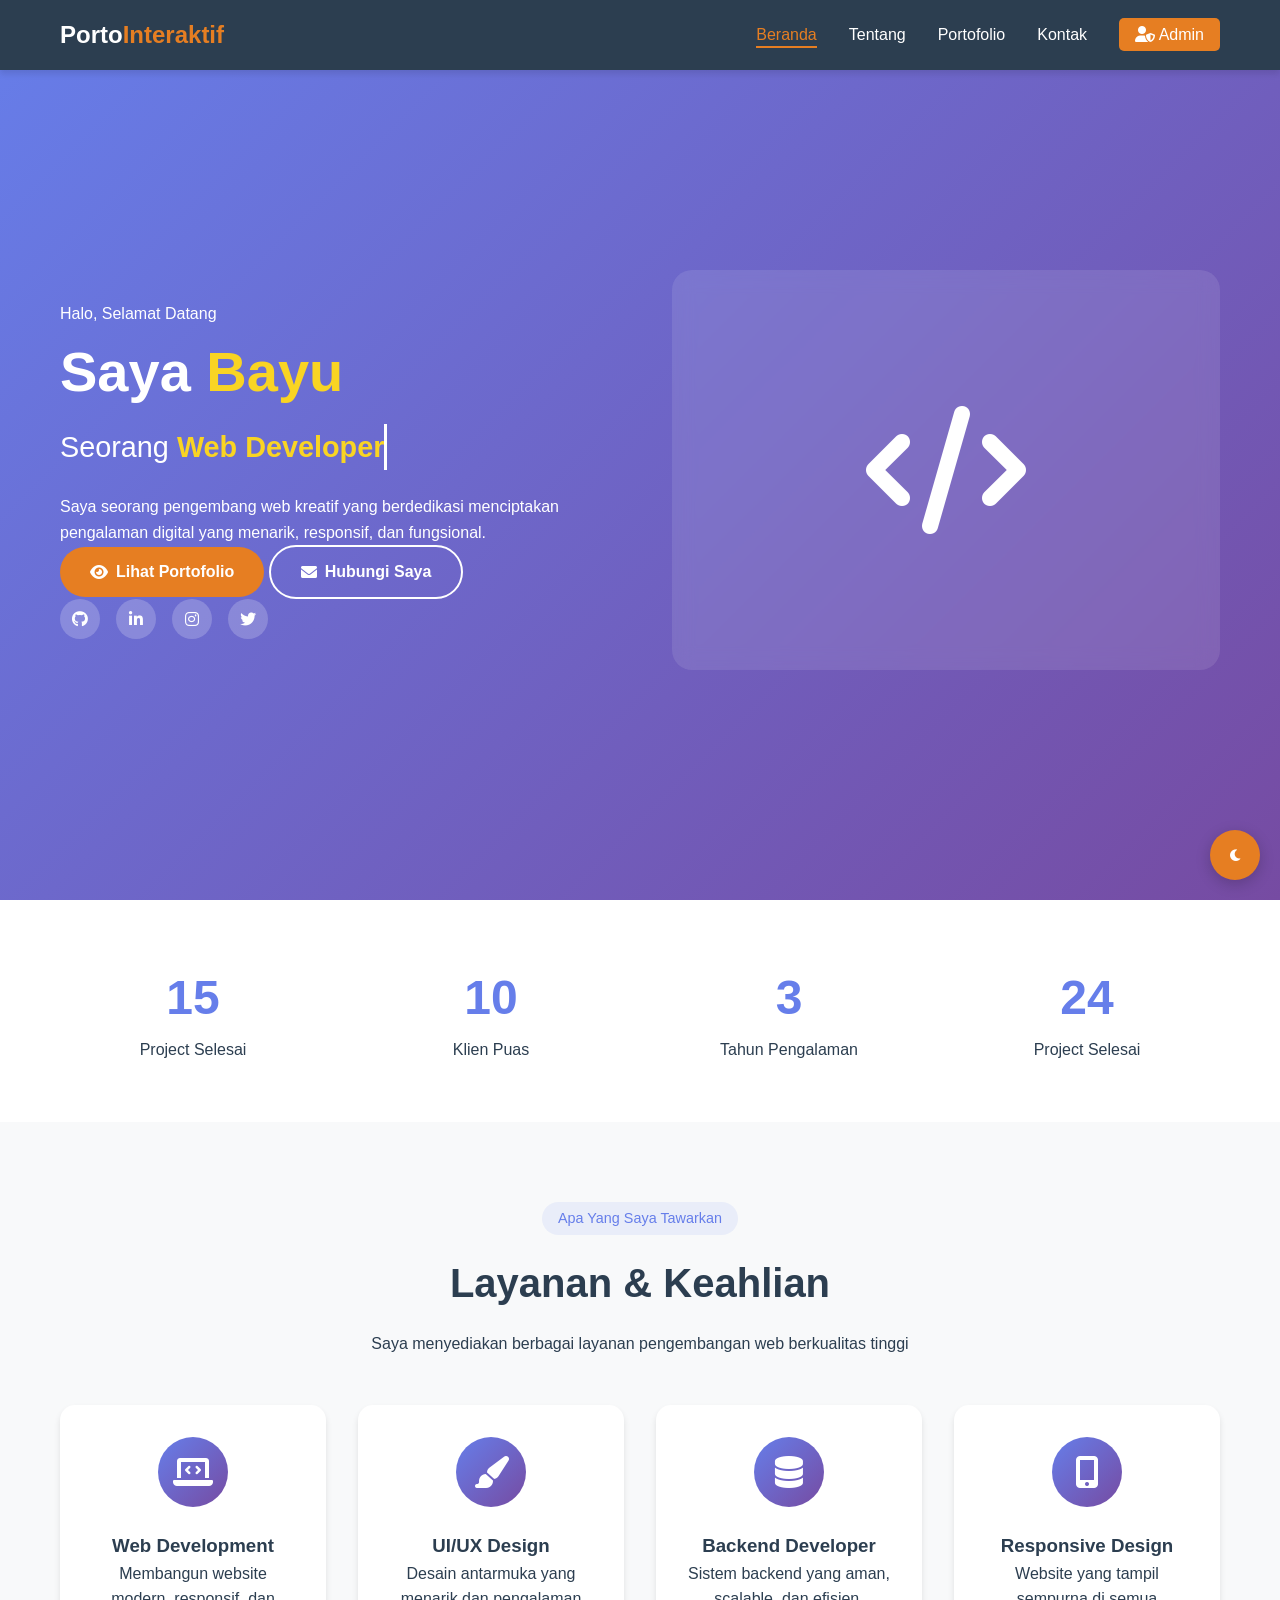
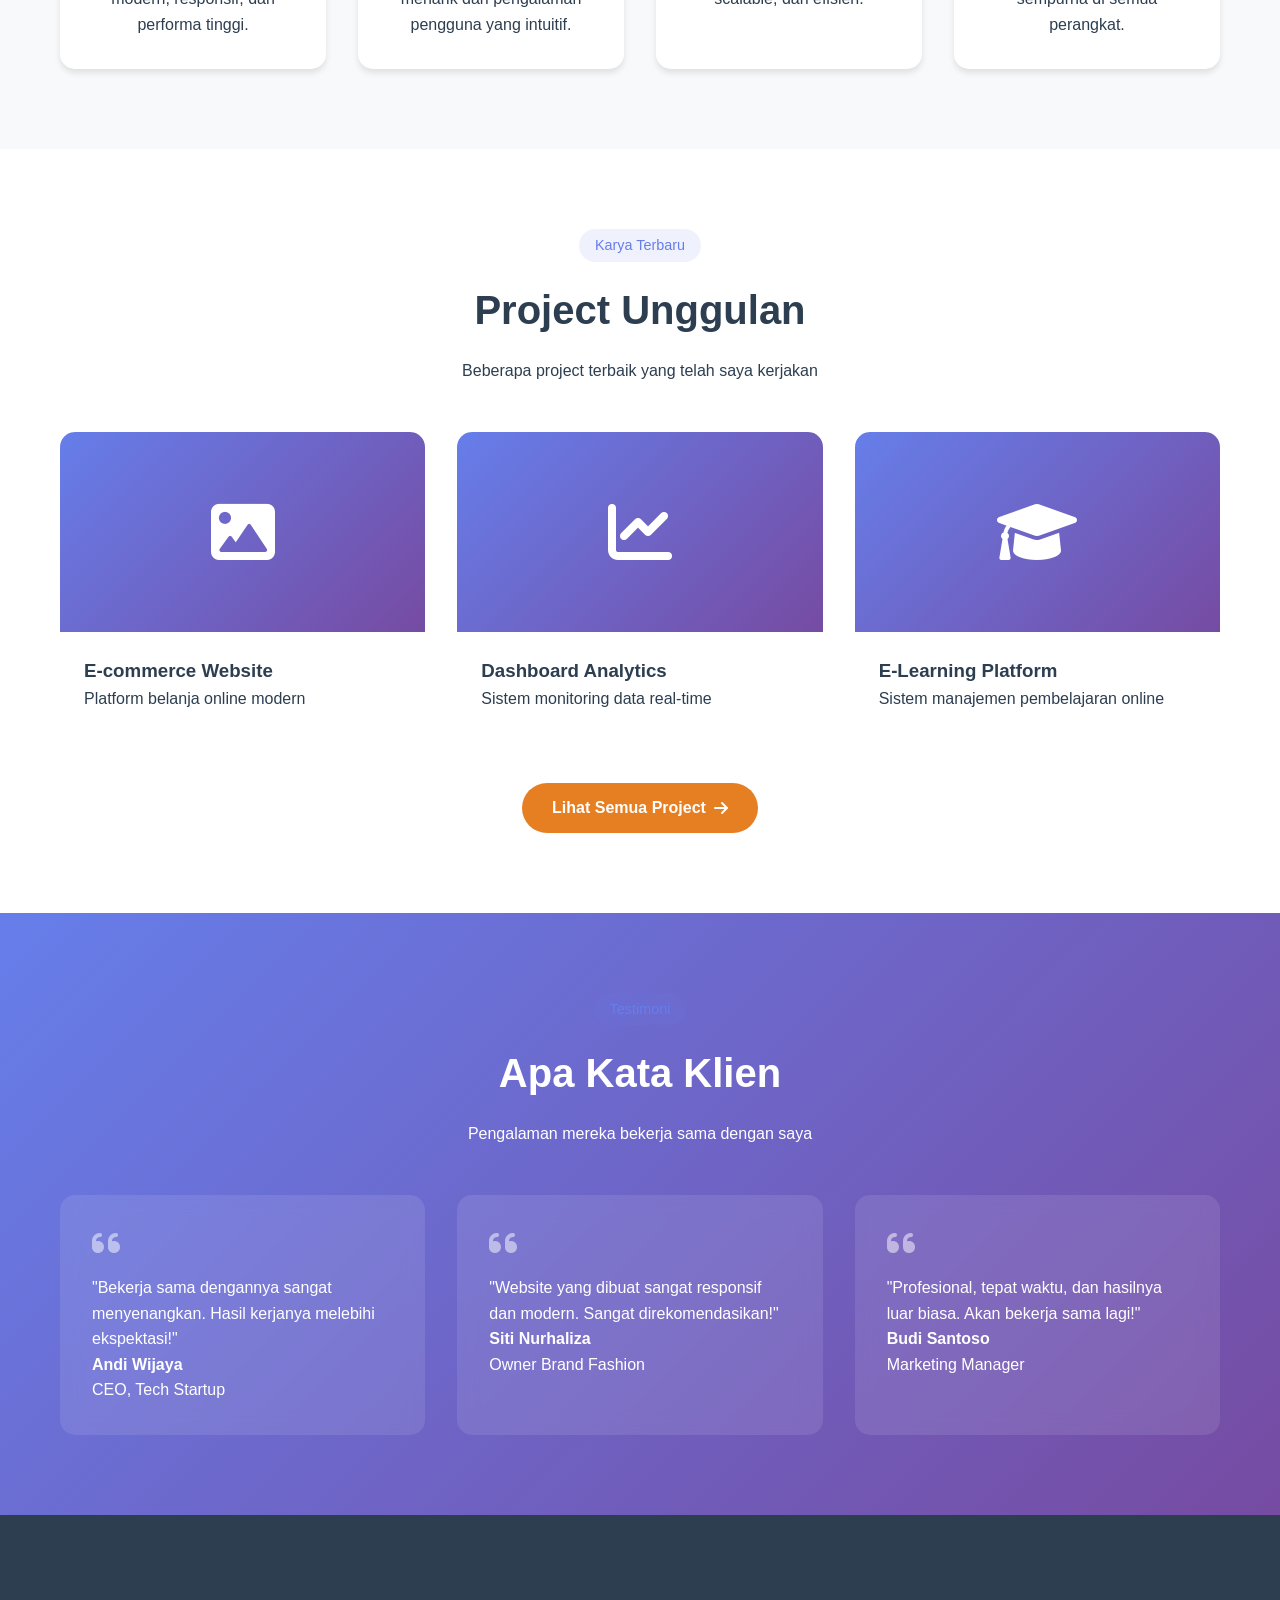
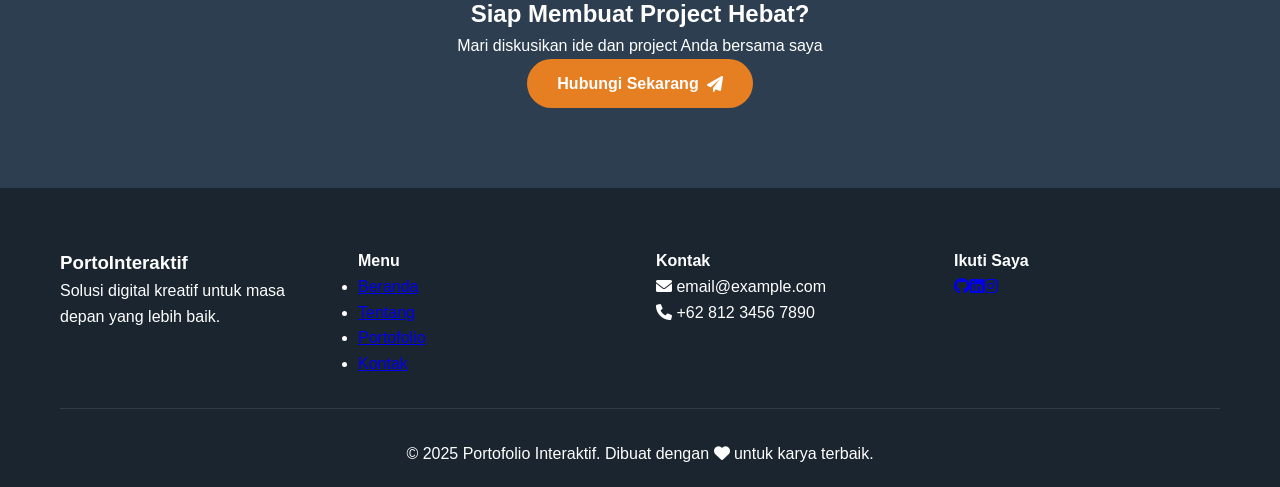
<file: index.html>
<!DOCTYPE html>
<html lang="id">
<head>
    <meta charset="UTF-8">
    <meta name="viewport" content="width=device-width, initial-scale=1.0, user-scalable=yes">
    <meta name="description" content="Portofolio interaktif - Tampilkan karya terbaik saya">
    <title>Portofolio Interaktif | Beranda</title>
    <link rel="stylesheet" href="css/style.css">
    <link rel="stylesheet" href="https://cdnjs.cloudflare.com/ajax/libs/font-awesome/6.0.0-beta3/css/all.min.css">
</head>
<body>
    <nav class="navbar" id="navbar">
        <div class="container nav-container">
            <div class="logo">
                <a href="index.html">Porto<span>Interaktif</span></a>
            </div>
            <ul class="nav-links" id="navLinks">
                <li><a href="index.html" class="active">Beranda</a></li>
                <li><a href="about.html">Tentang</a></li>
                <li><a href="portfolio.html">Portofolio</a></li>
                <li><a href="contact.html">Kontak</a></li>
                <li><a href="admin/login.php" class="admin-link"><i class="fas fa-user-shield"></i> Admin</a></li>
            </ul>
            <div class="menu-toggle" id="menuToggle">
                <i class="fas fa-bars"></i>
            </div>
        </div>
    </nav>

    <header class="hero">
        <div class="container hero-content">
            <div class="hero-text">
                <span class="greeting">Halo, Selamat Datang</span>
                <h1>Saya <span class="highlight glitch-text" data-text="Nama Anda">Bayu</span></h1>
                <div class="typing-container">
                    <span class="static-text">Seorang </span>
                    <span class="typing-text" id="typing">Web Developer</span>
                </div>
                <p>Saya seorang pengembang web kreatif yang berdedikasi menciptakan pengalaman digital yang menarik, responsif, dan fungsional.</p>
                <div class="hero-buttons">
                    <a href="portfolio.html" class="btn btn-primary"><i class="fas fa-eye"></i> Lihat Portofolio</a>
                    <a href="contact.html" class="btn btn-secondary"><i class="fas fa-envelope"></i> Hubungi Saya</a>
                </div>
                <div class="social-icons">
                    <a href="#"><i class="fab fa-github"></i></a>
                    <a href="#"><i class="fab fa-linkedin-in"></i></a>
                    <a href="#"><i class="fab fa-instagram"></i></a>
                    <a href="#"><i class="fab fa-twitter"></i></a>
                </div>
            </div>
            <div class="hero-image">
                <div class="image-placeholder">
                    <i class="fas fa-code"></i>
                </div>
            </div>
        </div>
    </header>

    <section class="stats">
        <div class="container stats-grid">
            <div class="stat-item">
                <div class="stat-number animated-counter" data-target="15">0</div>
                <div class="stat-label">Project Selesai</div>
            </div>
            <div class="stat-item">
                <div class="stat-number animated-counter" data-target="10">0</div>
                <div class="stat-label">Klien Puas</div>
            </div>
            <div class="stat-item">
                <div class="stat-number animated-counter" data-target="3">0</div>
                <div class="stat-label">Tahun Pengalaman</div>
            </div>
            <div class="stat-item">
                <div class="stat-number animated-counter" data-target="24">0</div>
                <div class="stat-label">Project Selesai</div>
            </div>
        </div>
    </section>

    <section class="services">
        <div class="container">
            <div class="section-header">
                <span class="section-tag">Apa Yang Saya Tawarkan</span>
                <h2>Layanan & Keahlian</h2>
                <p>Saya menyediakan berbagai layanan pengembangan web berkualitas tinggi</p>
            </div>
            <div class="services-grid">
                <div class="service-card floating reveal">
                    <div class="service-icon"><i class="fas fa-laptop-code"></i></div>
                    <h3>Web Development</h3>
                    <p>Membangun website modern, responsif, dan performa tinggi.</p>
                </div>
                <div class="service-card floating reveal">
                    <div class="service-icon"><i class="fas fa-paint-brush"></i></div>
                    <h3>UI/UX Design</h3>
                    <p>Desain antarmuka yang menarik dan pengalaman pengguna yang intuitif.</p>
                </div>
                <div class="service-card floating reveal">
                    <div class="service-icon"><i class="fas fa-database"></i></div>
                    <h3>Backend Developer</h3>
                    <p>Sistem backend yang aman, scalable, dan efisien.</p>
                </div>
                <div class="service-card floating reveal">
                    <div class="service-icon"><i class="fas fa-mobile-alt"></i></div>
                    <h3>Responsive Design</h3>
                    <p>Website yang tampil sempurna di semua perangkat.</p>
                </div>
            </div>
        </div>
    </section>

    <section class="portfolio-preview">
        <div class="container">
            <div class="section-header">
                <span class="section-tag">Karya Terbaru</span>
                <h2>Project Unggulan</h2>
                <p>Beberapa project terbaik yang telah saya kerjakan</p>
            </div>
            <div class="preview-grid" id="previewGrid">
                <div class="preview-card gradient-border reveal">
                    <div class="preview-image"><i class="fas fa-image"></i></div>
                    <div class="preview-info"><h3>E-commerce Website</h3><p>Platform belanja online modern</p></div>
                </div>
                <div class="preview-card gradient-border reveal">
                    <div class="preview-image"><i class="fas fa-chart-line"></i></div>
                    <div class="preview-info"><h3>Dashboard Analytics</h3><p>Sistem monitoring data real-time</p></div>
                </div>
                <div class="preview-card gradient-border reveal">
                    <div class="preview-image"><i class="fas fa-graduation-cap"></i></div>
                    <div class="preview-info"><h3>E-Learning Platform</h3><p>Sistem manajemen pembelajaran online</p></div>
                </div>
            </div>
            <div class="text-center">
                <a href="portfolio.html" class="btn btn-primary">Lihat Semua Project <i class="fas fa-arrow-right"></i></a>
            </div>
        </div>
    </section>

    <section class="testimonials">
        <div class="container">
            <div class="section-header">
                <span class="section-tag">Testimoni</span>
                <h2>Apa Kata Klien</h2>
                <p>Pengalaman mereka bekerja sama dengan saya</p>
            </div>
            <div class="testimonial-slider">
                <div class="testimonial-card reveal">
                    <i class="fas fa-quote-left quote-icon"></i>
                    <p>"Bekerja sama dengannya sangat menyenangkan. Hasil kerjanya melebihi ekspektasi!"</p>
                    <div class="client-info"><h4>Andi Wijaya</h4><span>CEO, Tech Startup</span></div>
                </div>
                <div class="testimonial-card reveal">
                    <i class="fas fa-quote-left quote-icon"></i>
                    <p>"Website yang dibuat sangat responsif dan modern. Sangat direkomendasikan!"</p>
                    <div class="client-info"><h4>Siti Nurhaliza</h4><span>Owner Brand Fashion</span></div>
                </div>
                <div class="testimonial-card reveal">
                    <i class="fas fa-quote-left quote-icon"></i>
                    <p>"Profesional, tepat waktu, dan hasilnya luar biasa. Akan bekerja sama lagi!"</p>
                    <div class="client-info"><h4>Budi Santoso</h4><span>Marketing Manager</span></div>
                </div>
            </div>
        </div>
    </section>

    <section class="cta">
        <div class="container">
            <h2>Siap Membuat Project Hebat?</h2>
            <p>Mari diskusikan ide dan project Anda bersama saya</p>
            <a href="contact.html" class="btn btn-primary">Hubungi Sekarang <i class="fas fa-paper-plane"></i></a>
        </div>
    </section>

    <footer class="footer">
        <div class="container">
            <div class="footer-content">
                <div class="footer-section"><h3>Porto<span>Interaktif</span></h3><p>Solusi digital kreatif untuk masa depan yang lebih baik.</p></div>
                <div class="footer-section"><h4>Menu</h4><ul><li><a href="index.html">Beranda</a></li><li><a href="about.html">Tentang</a></li><li><a href="portfolio.html">Portofolio</a></li><li><a href="contact.html">Kontak</a></li></ul></div>
                <div class="footer-section"><h4>Kontak</h4><p><i class="fas fa-envelope"></i> email@example.com</p><p><i class="fas fa-phone"></i> +62 812 3456 7890</p></div>
                <div class="footer-section"><h4>Ikuti Saya</h4><div class="social-links"><a href="#"><i class="fab fa-github"></i></a><a href="#"><i class="fab fa-linkedin"></i></a><a href="#"><i class="fab fa-instagram"></i></a></div></div>
            </div>
            <div class="footer-bottom"><p>&copy; 2025 Portofolio Interaktif. Dibuat dengan <i class="fas fa-heart"></i> untuk karya terbaik.</p></div>
        </div>
    </footer>

    <script src="js/script.js"></script>
    <script src="js/dynamic.js"></script>
</body>
</html>
</file>
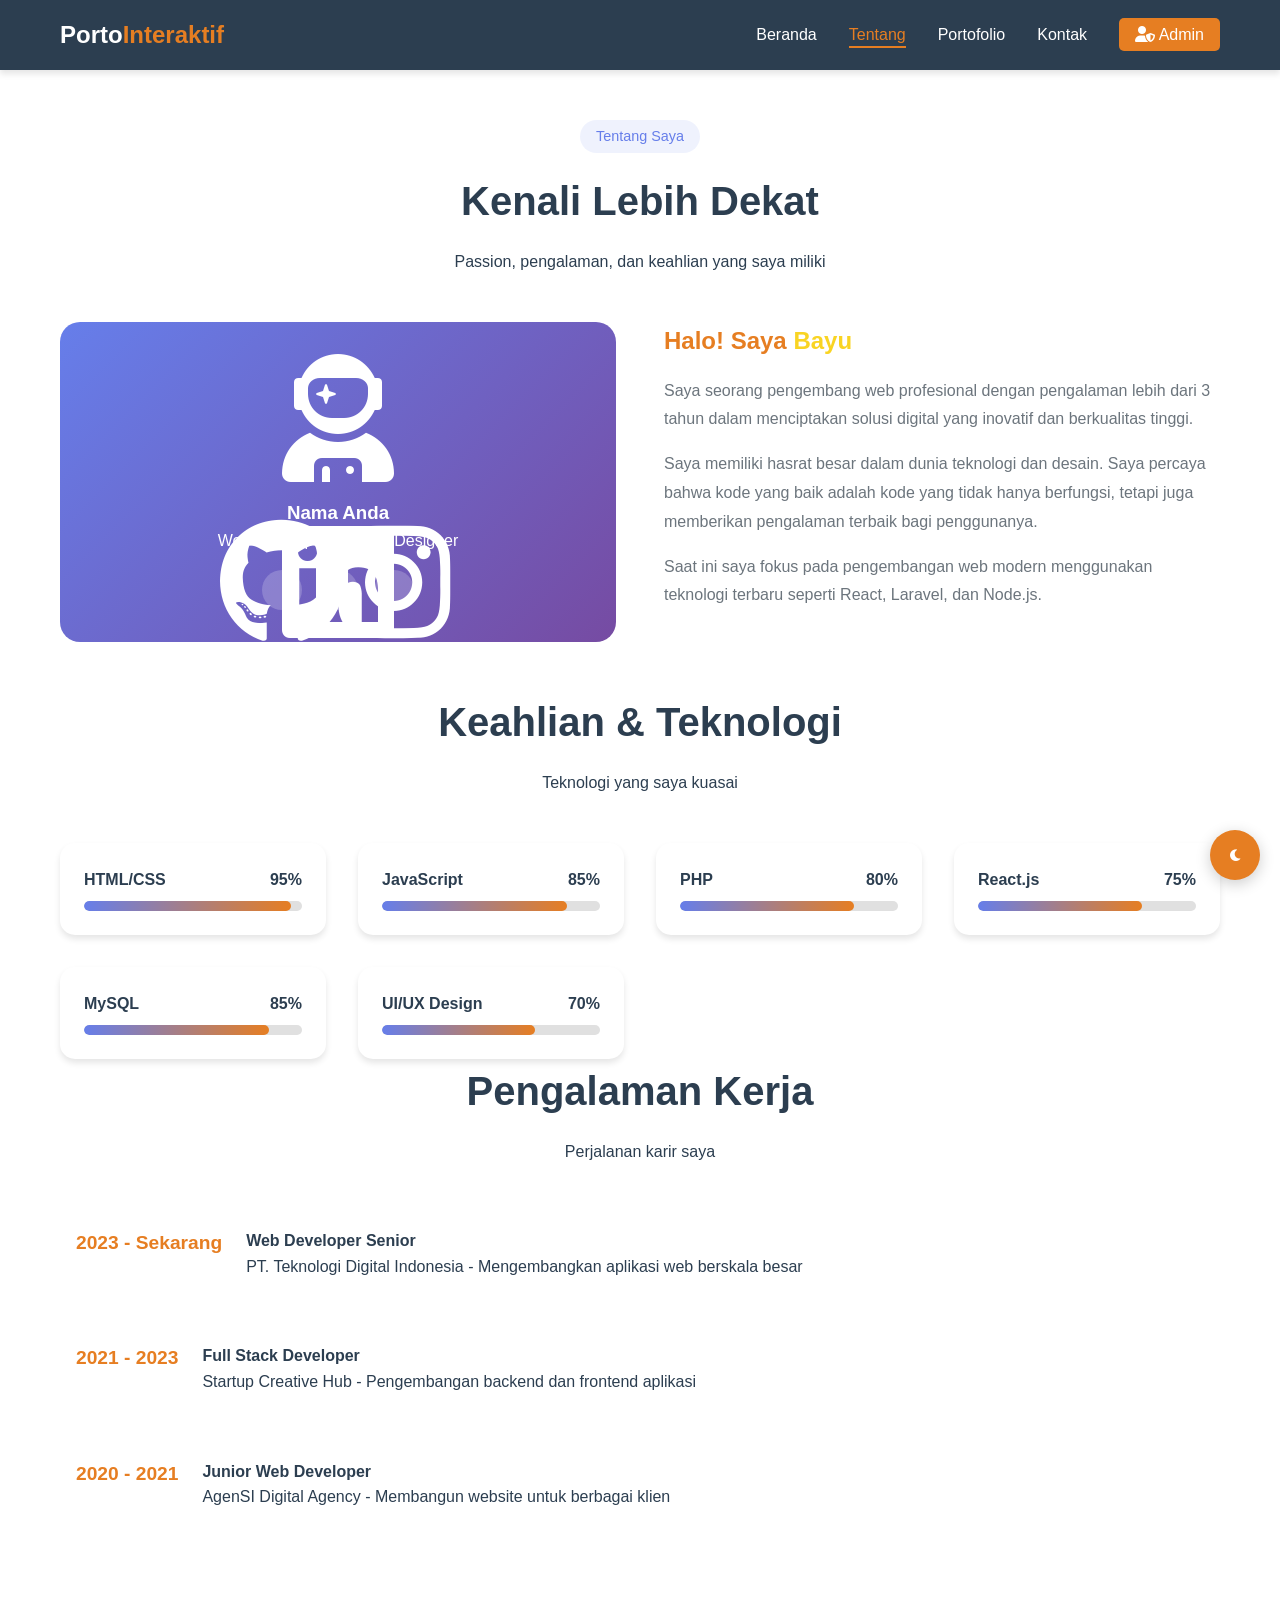
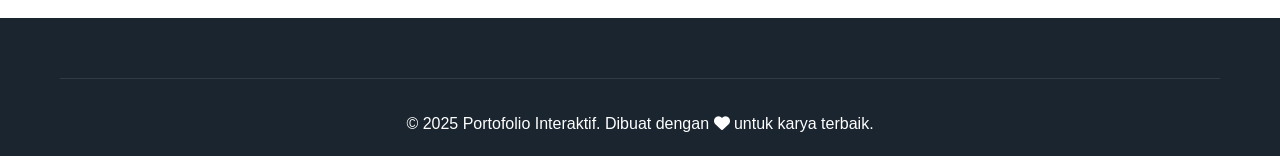
<file: about.html>
<!DOCTYPE html>
<html lang="id">
<head>
    <meta charset="UTF-8">
    <meta name="viewport" content="width=device-width, initial-scale=1.0">
    <title>Tentang Saya - PortoInteraktif</title>
    <link rel="stylesheet" href="css/style.css">
    <link rel="stylesheet" href="https://cdnjs.cloudflare.com/ajax/libs/font-awesome/6.0.0-beta3/css/all.min.css">
    <style>
        .about-page { padding: 120px 0 60px; }
        .about-content { display: grid; grid-template-columns: 1fr 1fr; gap: 3rem; margin-bottom: 3rem; }
        .about-image { background: linear-gradient(135deg, var(--primary), var(--secondary)); border-radius: 20px; padding: 2rem; text-align: center; color: white; }
        .about-image i { font-size: 8rem; margin-bottom: 1rem; }
        .about-text h2 { margin-bottom: 1rem; color: var(--accent); }
        .about-text p { margin-bottom: 1rem; line-height: 1.8; color: var(--text-secondary); }
        .skills-grid { display: grid; grid-template-columns: repeat(auto-fit, minmax(250px, 1fr)); gap: 2rem; margin-top: 2rem; }
        .skill-item { background: var(--card-bg); padding: 1.5rem; border-radius: 15px; box-shadow: var(--shadow); }
        .skill-name { display: flex; justify-content: space-between; margin-bottom: 0.5rem; font-weight: 600; }
        .skill-bar { height: 10px; background: #e0e0e0; border-radius: 5px; overflow: hidden; }
        .skill-progress { height: 100%; background: linear-gradient(90deg, var(--primary), var(--accent)); border-radius: 5px; width: 0; transition: width 1.5s ease; }
        .timeline-item { display: flex; gap: 1.5rem; margin-bottom: 2rem; padding: 1rem; background: var(--card-bg); border-radius: 15px; }
        .timeline-year { min-width: 100px; font-weight: bold; color: var(--accent); font-size: 1.2rem; }
        @media (max-width: 768px) { .about-content { grid-template-columns: 1fr; } .timeline-item { flex-direction: column; gap: 0.5rem; } }
    </style>
</head>
<body>
    <nav class="navbar" id="navbar">
        <div class="container nav-container">
            <div class="logo"><a href="index.html">Porto<span>Interaktif</span></a></div>
            <ul class="nav-links" id="navLinks">
                <li><a href="index.html">Beranda</a></li>
                <li><a href="about.html" class="active">Tentang</a></li>
                <li><a href="portfolio.html">Portofolio</a></li>
                <li><a href="contact.html">Kontak</a></li>
                <li><a href="admin/login.php" class="admin-link"><i class="fas fa-user-shield"></i> Admin</a></li>
            </ul>
            <div class="menu-toggle" id="menuToggle"><i class="fas fa-bars"></i></div>
        </div>
    </nav>

    <section class="about-page">
        <div class="container">
            <div class="section-header">
                <span class="section-tag">Tentang Saya</span>
                <h2>Kenali Lebih Dekat</h2>
                <p>Passion, pengalaman, dan keahlian yang saya miliki</p>
            </div>
            <div class="about-content">
                <div class="about-image reveal">
                    <i class="fas fa-user-astronaut"></i>
                    <h3>Nama Anda</h3>
                    <p>Web Developer & UI/UX Designer</p>
                    <div class="social-icons" style="justify-content:center; margin-top:1rem;"><a href="#"><i class="fab fa-github"></i></a><a href="#"><i class="fab fa-linkedin"></i></a><a href="#"><i class="fab fa-instagram"></i></a></div>
                </div>
                <div class="about-text reveal">
                    <h2>Halo! Saya <span class="highlight">Bayu</span></h2>
                    <p>Saya seorang pengembang web profesional dengan pengalaman lebih dari 3 tahun dalam menciptakan solusi digital yang inovatif dan berkualitas tinggi.</p>
                    <p>Saya memiliki hasrat besar dalam dunia teknologi dan desain. Saya percaya bahwa kode yang baik adalah kode yang tidak hanya berfungsi, tetapi juga memberikan pengalaman terbaik bagi penggunanya.</p>
                    <p>Saat ini saya fokus pada pengembangan web modern menggunakan teknologi terbaru seperti React, Laravel, dan Node.js.</p>
                </div>
            </div>

            <div class="skills-section reveal">
                <div class="section-header"><h2>Keahlian & Teknologi</h2><p>Teknologi yang saya kuasai</p></div>
                <div class="skills-grid">
                    <div class="skill-item"><div class="skill-name"><span>HTML/CSS</span><span>95%</span></div><div class="skill-bar"><div class="skill-progress" data-width="95"></div></div></div>
                    <div class="skill-item"><div class="skill-name"><span>JavaScript</span><span>85%</span></div><div class="skill-bar"><div class="skill-progress" data-width="85"></div></div></div>
                    <div class="skill-item"><div class="skill-name"><span>PHP</span><span>80%</span></div><div class="skill-bar"><div class="skill-progress" data-width="80"></div></div></div>
                    <div class="skill-item"><div class="skill-name"><span>React.js</span><span>75%</span></div><div class="skill-bar"><div class="skill-progress" data-width="75"></div></div></div>
                    <div class="skill-item"><div class="skill-name"><span>MySQL</span><span>85%</span></div><div class="skill-bar"><div class="skill-progress" data-width="85"></div></div></div>
                    <div class="skill-item"><div class="skill-name"><span>UI/UX Design</span><span>70%</span></div><div class="skill-bar"><div class="skill-progress" data-width="70"></div></div></div>
                </div>
            </div>

            <div class="timeline reveal">
                <div class="section-header"><h2>Pengalaman Kerja</h2><p>Perjalanan karir saya</p></div>
                <div class="timeline-item"><div class="timeline-year">2023 - Sekarang</div><div class="timeline-content"><h4>Web Developer Senior</h4><p>PT. Teknologi Digital Indonesia - Mengembangkan aplikasi web berskala besar</p></div></div>
                <div class="timeline-item"><div class="timeline-year">2021 - 2023</div><div class="timeline-content"><h4>Full Stack Developer</h4><p>Startup Creative Hub - Pengembangan backend dan frontend aplikasi</p></div></div>
                <div class="timeline-item"><div class="timeline-year">2020 - 2021</div><div class="timeline-content"><h4>Junior Web Developer</h4><p>AgenSI Digital Agency - Membangun website untuk berbagai klien</p></div></div>
            </div>
        </div>
    </section>

    <footer class="footer"><div class="container"><div class="footer-bottom"><p>&copy; 2025 Portofolio Interaktif. Dibuat dengan <i class="fas fa-heart"></i> untuk karya terbaik.</p></div></div></footer>
    <script src="js/script.js"></script>
    <script src="js/dynamic.js"></script>
    <script>
        const observer = new IntersectionObserver((entries) => {
            entries.forEach(entry => {
                if(entry.isIntersecting) {
                    const bars = entry.target.querySelectorAll('.skill-progress');
                    bars.forEach(bar => { bar.style.width = bar.dataset.width + '%'; });
                    observer.unobserve(entry.target);
                }
            });
        }, { threshold: 0.5 });
        const skillsSection = document.querySelector('.skills-section');
        if(skillsSection) observer.observe(skillsSection);
    </script>
</body>
</html>
</file>
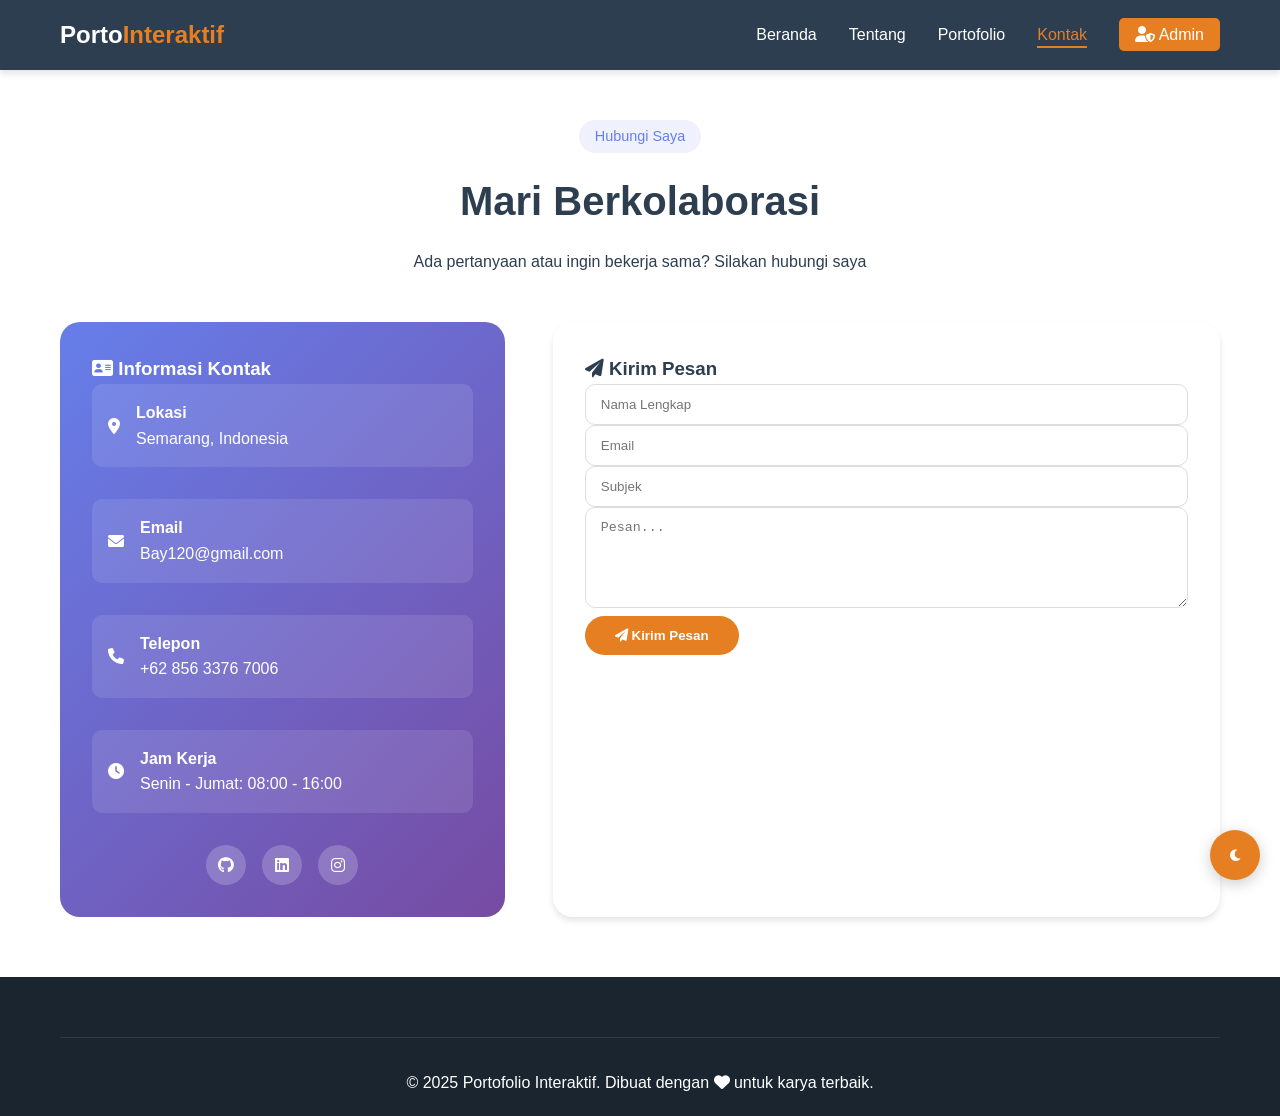
<file: contact.html>
<!DOCTYPE html>
<html lang="id">
<head>
    <meta charset="UTF-8">
    <meta name="viewport" content="width=device-width, initial-scale=1.0">
    <title>Kontak - PortoInteraktif</title>
    <link rel="stylesheet" href="css/style.css">
    <link rel="stylesheet" href="https://cdnjs.cloudflare.com/ajax/libs/font-awesome/6.0.0-beta3/css/all.min.css">
    <style>
        .contact-page { padding: 120px 0 60px; }
        .contact-wrapper { display: grid; grid-template-columns: 1fr 1.5fr; gap: 3rem; }
        .contact-info { background: linear-gradient(135deg, var(--primary), var(--secondary)); padding: 2rem; border-radius: 20px; color: white; }
        .info-item { display: flex; align-items: center; gap: 1rem; margin-bottom: 2rem; padding: 1rem; background: rgba(255,255,255,0.1); border-radius: 10px; transition: 0.3s; }
        .info-item:hover { background: rgba(255,255,255,0.2); transform: translateX(5px); }
        .contact-form { background: var(--card-bg); padding: 2rem; border-radius: 20px; box-shadow: var(--shadow); }
        .form-group input, .form-group textarea { width: 100%; padding: 12px 15px; border: 1px solid #ddd; border-radius: 10px; background: var(--bg-primary); color: var(--text-primary); }
        .btn-send { background: var(--accent); color: white; padding: 12px 30px; border: none; border-radius: 30px; cursor: pointer; font-weight: 600; transition: 0.3s; }
        .btn-send:hover { background: #d35400; transform: translateY(-2px); }
        .alert { padding: 12px 20px; border-radius: 10px; margin-bottom: 1.5rem; }
        .alert-success { background: #d4edda; color: #155724; border: 1px solid #c3e6cb; }
        .alert-error { background: #f8d7da; color: #721c24; border: 1px solid #f5c6cb; }
        @media (max-width: 768px) { .contact-wrapper { grid-template-columns: 1fr; } }
    </style>
</head>
<body>
    <nav class="navbar" id="navbar">
        <div class="container nav-container">
            <div class="logo"><a href="index.html">Porto<span>Interaktif</span></a></div>
            <ul class="nav-links" id="navLinks">
                <li><a href="index.html">Beranda</a></li>
                <li><a href="about.html">Tentang</a></li>
                <li><a href="portfolio.html">Portofolio</a></li>
                <li><a href="contact.html" class="active">Kontak</a></li>
                <li><a href="admin/login.php" class="admin-link"><i class="fas fa-user-shield"></i> Admin</a></li>
            </ul>
            <div class="menu-toggle" id="menuToggle"><i class="fas fa-bars"></i></div>
        </div>
    </nav>

    <section class="contact-page">
        <div class="container">
            <div class="section-header">
                <span class="section-tag">Hubungi Saya</span>
                <h2>Mari Berkolaborasi</h2>
                <p>Ada pertanyaan atau ingin bekerja sama? Silakan hubungi saya</p>
            </div>
            <div class="contact-wrapper">
                <div class="contact-info reveal">
                    <h3><i class="fas fa-address-card"></i> Informasi Kontak</h3>
                    <div class="info-item"><i class="fas fa-map-marker-alt"></i><div><h4>Lokasi</h4><p>Semarang, Indonesia</p></div></div>
                    <div class="info-item"><i class="fas fa-envelope"></i><div><h4>Email</h4><p>Bay120@gmail.com</p></div></div>
                    <div class="info-item"><i class="fas fa-phone"></i><div><h4>Telepon</h4><p>+62 856 3376 7006</p></div></div>
                    <div class="info-item"><i class="fas fa-clock"></i><div><h4>Jam Kerja</h4><p>Senin - Jumat: 08:00 - 16:00</p></div></div>
                    <div class="social-icons" style="justify-content: center; margin-top: 2rem;">
                        <a href="#"><i class="fab fa-github"></i></a>
                        <a href="#"><i class="fab fa-linkedin"></i></a>
                        <a href="#"><i class="fab fa-instagram"></i></a>
                    </div>
                </div>
                <div class="contact-form reveal">
                    <h3><i class="fas fa-paper-plane"></i> Kirim Pesan</h3>
                    <div id="formMessage"></div>
                    <form id="contactForm">
                        <div class="form-group"><input type="text" id="name" placeholder="Nama Lengkap" required></div>
                        <div class="form-group"><input type="email" id="email" placeholder="Email" required></div>
                        <div class="form-group"><input type="text" id="subject" placeholder="Subjek"></div>
                        <div class="form-group"><textarea id="message" rows="5" placeholder="Pesan..." required></textarea></div>
                        <button type="submit" class="btn-send"><i class="fas fa-paper-plane"></i> Kirim Pesan</button>
                    </form>
                </div>
            </div>
        </div>
    </section>

    <footer class="footer"><div class="container"><div class="footer-bottom"><p>&copy; 2025 Portofolio Interaktif. Dibuat dengan <i class="fas fa-heart"></i> untuk karya terbaik.</p></div></div></footer>
    <script src="js/script.js"></script>
    <script src="js/dynamic.js"></script>
    <script>
        document.getElementById('contactForm').addEventListener('submit', async function(e) {
            e.preventDefault();
            const formData = { name: document.getElementById('name').value, email: document.getElementById('email').value, subject: document.getElementById('subject').value, message: document.getElementById('message').value };
            const btn = this.querySelector('button');
            const originalText = btn.innerHTML;
            btn.innerHTML = '<i class="fas fa-spinner fa-spin"></i> Mengirim...';
            btn.disabled = true;
            try {
                const response = await fetch('backend/send_message.php', { method: 'POST', headers: { 'Content-Type': 'application/json' }, body: JSON.stringify(formData) });
                const result = await response.json();
                const msgDiv = document.getElementById('formMessage');
                msgDiv.innerHTML = result.success ? '<div class="alert alert-success">✓ Pesan berhasil dikirim! Terima kasih.</div>' : '<div class="alert alert-error">✗ ' + result.message + '</div>';
                if(result.success) this.reset();
            } catch(error) {
                document.getElementById('formMessage').innerHTML = '<div class="alert alert-error">✗ Gagal mengirim pesan. Silakan coba lagi.</div>';
            } finally {
                btn.innerHTML = originalText;
                btn.disabled = false;
                setTimeout(() => { const msg = document.getElementById('formMessage'); if(msg.firstChild) msg.firstChild.remove(); }, 5000);
            }
        });
    </script>
</body>
</html>
</file>
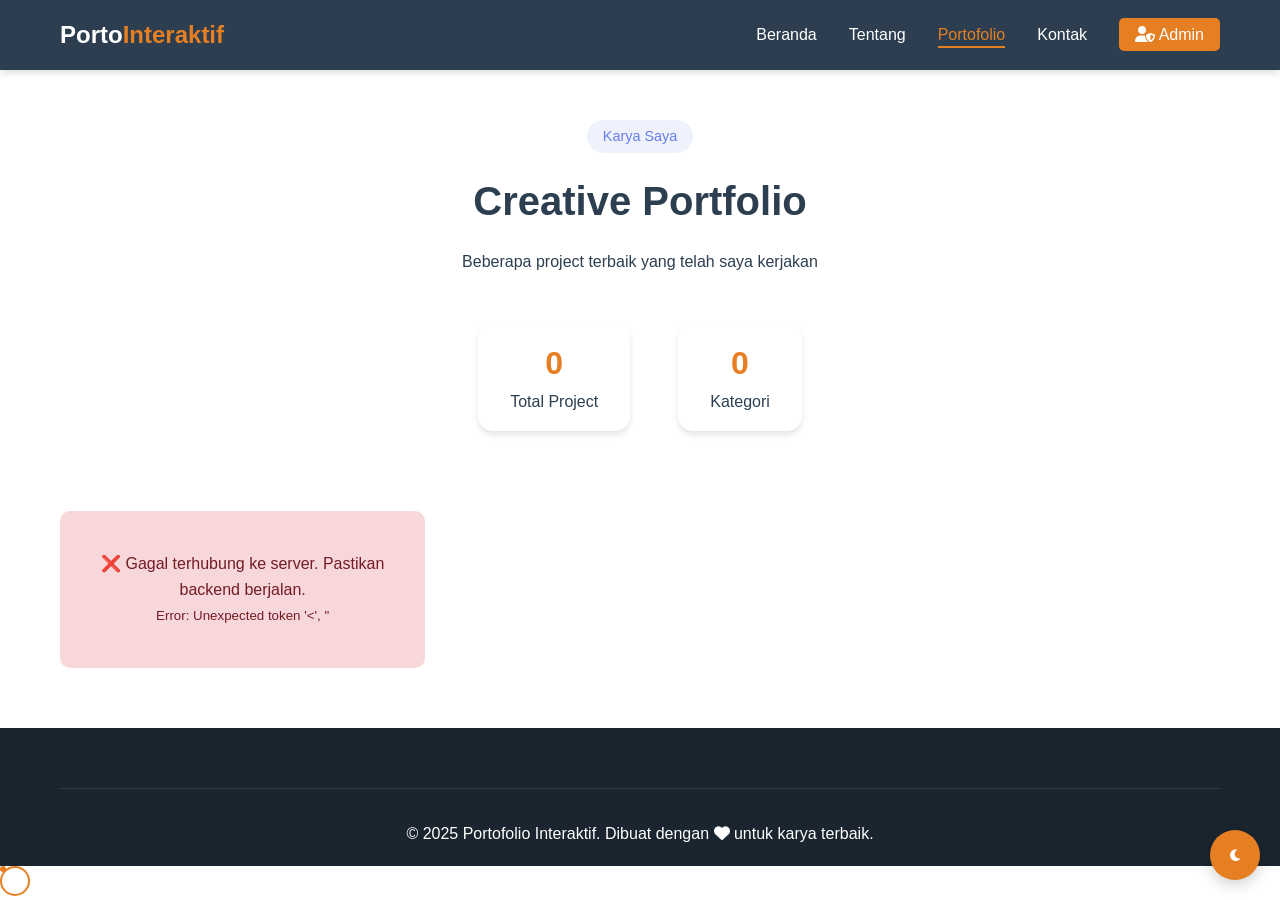
<file: portfolio.html>
<!DOCTYPE html>
<html lang="id">
<head>
    <meta charset="UTF-8">
    <meta name="viewport" content="width=device-width, initial-scale=1.0">
    <title>Portofolio Saya - PortoInteraktif</title>
    <link rel="stylesheet" href="css/style.css">
    <link rel="stylesheet" href="https://cdnjs.cloudflare.com/ajax/libs/font-awesome/6.0.0-beta3/css/all.min.css">
    <style>
        .portfolio-page { padding: 120px 0 60px; }
        .filter-buttons { text-align: center; margin-bottom: 2rem; display: flex; flex-wrap: wrap; justify-content: center; gap: 0.8rem; }
        .filter-btn { padding: 10px 25px; border: none; background: rgba(102,126,234,0.1); border-radius: 30px; cursor: pointer; font-weight: 600; transition: all 0.3s; }
        .filter-btn.active, .filter-btn:hover { background: linear-gradient(135deg, var(--primary), var(--accent)); color: white; transform: translateY(-2px); }
        .portfolio-grid { display: grid; grid-template-columns: repeat(auto-fill, minmax(320px, 1fr)); gap: 2rem; }
        .portfolio-card { background: var(--card-bg); border-radius: 20px; overflow: hidden; box-shadow: 0 5px 20px rgba(0,0,0,0.1); transition: all 0.4s; }
        .portfolio-card:hover { transform: translateY(-10px) scale(1.02); }
        .card-image { height: 220px; overflow: hidden; position: relative; }
        .card-image img { width: 100%; height: 100%; object-fit: cover; transition: transform 0.5s; }
        .portfolio-card:hover .card-image img { transform: scale(1.1); }
        .card-overlay { position: absolute; top: 0; left: 0; width: 100%; height: 100%; background: rgba(0,0,0,0.5); display: flex; align-items: center; justify-content: center; opacity: 0; transition: opacity 0.3s; }
        .portfolio-card:hover .card-overlay { opacity: 1; }
        .preview-btn { background: var(--accent); color: white; padding: 10px 20px; border-radius: 30px; text-decoration: none; font-weight: 600; }
        .card-content { padding: 1.5rem; }
        .card-category { display: inline-block; background: linear-gradient(135deg, var(--primary), var(--accent)); color: white; padding: 0.3rem 1rem; border-radius: 20px; font-size: 0.7rem; margin-bottom: 1rem; }
        .stats-portfolio { display: flex; justify-content: center; gap: 3rem; margin-bottom: 3rem; flex-wrap: wrap; }
        .stat-badge { text-align: center; padding: 1rem 2rem; background: var(--card-bg); border-radius: 15px; box-shadow: var(--shadow); }
        .stat-badge .number { font-size: 2rem; font-weight: bold; color: var(--accent); }
        .loading-spinner { width: 50px; height: 50px; border: 4px solid rgba(230,126,34,0.2); border-top-color: var(--accent); border-radius: 50%; animation: spin 1s linear infinite; margin: 0 auto 1rem; }
        @keyframes spin { to { transform: rotate(360deg); } }
        .error-box { text-align: center; padding: 40px; background: #f8d7da; border-radius: 10px; color: #721c24; }
        .error-box a { color: var(--accent); }
        .no-image-placeholder {
            height: 100%;
            background: linear-gradient(135deg, #667eea, #764ba2);
            display: flex;
            align-items: center;
            justify-content: center;
            color: white;
            font-size: 3rem;
        }
    </style>
</head>
<body>
    <nav class="navbar" id="navbar">
        <div class="container nav-container">
            <div class="logo"><a href="index.html">Porto<span>Interaktif</span></a></div>
            <ul class="nav-links" id="navLinks">
                <li><a href="index.html">Beranda</a></li>
                <li><a href="about.html">Tentang</a></li>
                <li><a href="portfolio.html" class="active">Portofolio</a></li>
                <li><a href="contact.html">Kontak</a></li>
                <li><a href="admin/login.php" class="admin-link"><i class="fas fa-user-shield"></i> Admin</a></li>
            </ul>
            <div class="menu-toggle" id="menuToggle"><i class="fas fa-bars"></i></div>
        </div>
    </nav>

    <section class="portfolio-page">
        <div class="container">
            <div class="section-header">
                <span class="section-tag">Karya Saya</span>
                <h2>Creative Portfolio</h2>
                <p>Beberapa project terbaik yang telah saya kerjakan</p>
            </div>
            <div class="stats-portfolio">
                <div class="stat-badge reveal"><div class="number" id="totalProjects">0</div><div>Total Project</div></div>
                <div class="stat-badge reveal"><div class="number" id="totalCategories">0</div><div>Kategori</div></div>
            </div>
            <div class="filter-buttons" id="filterButtons"></div>
            <div class="portfolio-grid" id="portfolioGrid">
                <div style="text-align:center; padding:40px;">
                    <div class="loading-spinner"></div>
                    <p>Memuat portfolio...</p>
                </div>
            </div>
        </div>
    </section>

    <footer class="footer">
        <div class="container">
            <div class="footer-bottom">
                <p>&copy; 2025 Portofolio Interaktif. Dibuat dengan <i class="fas fa-heart"></i> untuk karya terbaik.</p>
            </div>
        </div>
    </footer>

    <script src="js/script.js"></script>
    <script src="js/dynamic.js"></script>
    <script>
        // Dipanggil lewat onerror="" saat gambar project gagal dimuat (404/rusak/dihapus).
        // Menggantikan <img> dengan placeholder yang rapi, bukan icon broken-image browser.
        window.showImageFallback = function(imgEl) {
            const wrapper = document.createElement('div');
            wrapper.className = 'no-image-placeholder';
            wrapper.innerHTML = '<i class="fas fa-image"></i>';
            imgEl.replaceWith(wrapper);
        };

        let allItems = [];

        async function loadPortfolio() {
            const grid = document.getElementById('portfolioGrid');
            try {
                const response = await fetch('backend/api.php?action=get_all');
                if (!response.ok) throw new Error('HTTP error ' + response.status);
                const data = await response.json();
                
                if (data.success && data.data) {
                    allItems = data.data;
                    if (allItems.length === 0) {
                        grid.innerHTML = '<div class="error-box">✨ Belum ada portfolio. <a href="admin/tambah.php" style="color: var(--accent);">Tambah portfolio</a></div>';
                    } else {
                        updateStats(allItems);
                        displayPortfolio(allItems);
                        setupFilters(allItems);
                    }
                } else {
                    grid.innerHTML = '<div class="error-box">❌ Gagal memuat data: ' + (data.message || 'Unknown error') + '</div>';
                }
            } catch(error) {
                console.error('Error:', error);
                grid.innerHTML = '<div class="error-box">❌ Gagal terhubung ke server. Pastikan backend berjalan.<br><small>Error: ' + error.message + '</small></div>';
            }
        }

        function updateStats(items) {
            document.getElementById('totalProjects').textContent = items.length;
            const categories = [];
            for (let i = 0; i < items.length; i++) {
                if (items[i].category && categories.indexOf(items[i].category) === -1) {
                    categories.push(items[i].category);
                }
            }
            document.getElementById('totalCategories').textContent = categories.length;
        }

        function setupFilters(items) {
            const categories = ['all'];
            for (let i = 0; i < items.length; i++) {
                if (items[i].category && categories.indexOf(items[i].category) === -1) {
                    categories.push(items[i].category);
                }
            }
            
            let filterHtml = '';
            for (let i = 0; i < categories.length; i++) {
                const cat = categories[i];
                const activeClass = cat === 'all' ? 'active' : '';
                const label = cat === 'all' ? 'Semua Project' : cat;
                filterHtml += '<button class="filter-btn ' + activeClass + '" data-filter="' + cat + '">' + label + '</button>';
            }
            document.getElementById('filterButtons').innerHTML = filterHtml;
            
            const buttons = document.querySelectorAll('.filter-btn');
            for (let i = 0; i < buttons.length; i++) {
                buttons[i].addEventListener('click', function() {
                    const allBtns = document.querySelectorAll('.filter-btn');
                    for (let j = 0; j < allBtns.length; j++) {
                        allBtns[j].classList.remove('active');
                    }
                    this.classList.add('active');
                    
                    const filter = this.getAttribute('data-filter');
                    if (filter === 'all') {
                        displayPortfolio(allItems);
                    } else {
                        const filtered = [];
                        for (let k = 0; k < allItems.length; k++) {
                            if (allItems[k].category === filter) {
                                filtered.push(allItems[k]);
                            }
                        }
                        displayPortfolio(filtered);
                    }
                });
            }
        }

        function displayPortfolio(items) {
            const grid = document.getElementById('portfolioGrid');
            
            if (items.length === 0) {
                grid.innerHTML = '<div class="error-box">Tidak ada project dalam kategori ini.</div>';
                return;
            }
            
            let html = '';
            for (let i = 0; i < items.length; i++) {
                const item = items[i];
                
                // image_url dari database sudah relatif terhadap root project
                // (mis. "uploads/foto.jpg"), dan portfolio.html juga ada di root,
                // jadi dipakai langsung tanpa ditambah '../' lagi.
                let imageHtml = '';
                if (item.image_url && item.image_url !== '') {
                    imageHtml = '<img src="' + item.image_url + '" alt="' + item.title + '" onerror="window.showImageFallback(this)">';
                } else {
                    imageHtml = '<div class="no-image-placeholder"><i class="fas fa-image"></i></div>';
                }
                
                const category = item.category || 'Uncategorized';
                const description = (item.description || '').substring(0, 120) + ((item.description || '').length > 120 ? '...' : '');
                const projectUrl = item.project_url || '#';
                
                html += '<div class="portfolio-card reveal">';
                html += '    <div class="card-image">';
                html += '        ' + imageHtml;
                html += '        <div class="card-overlay">';
                html += '            <a href="' + projectUrl + '" target="_blank" class="preview-btn"><i class="fas fa-external-link-alt"></i> Preview</a>';
                html += '        </div>';
                html += '    </div>';
                html += '    <div class="card-content">';
                html += '        <span class="card-category"><i class="fas fa-tag"></i> ' + category + '</span>';
                html += '        <h3>' + item.title + '</h3>';
                html += '        <p>' + description + '</p>';
                html += '    </div>';
                html += '</div>';
            }
            
            grid.innerHTML = html;
        }

        // Jalankan saat halaman dimuat
        document.addEventListener('DOMContentLoaded', function() {
            loadPortfolio();
        });
    </script>
</body>
</html>
</file>
<file: css/style.css>
* { margin: 0; padding: 0; box-sizing: border-box; }
:root {
    --primary: #667eea; --primary-dark: #5a67d8; --secondary: #764ba2;
    --accent: #e67e22; --dark: #2c3e50; --light: #f8f9fa;
    --gray: #6c757d; --white: #ffffff;
    --shadow: 0 4px 6px rgba(0,0,0,0.1); --shadow-hover: 0 10px 20px rgba(0,0,0,0.15);
    --transition: all 0.3s ease;
    --bg-primary: #ffffff; --bg-secondary: #f8f9fa; --text-primary: #2c3e50;
    --text-secondary: #6c757d; --card-bg: #ffffff;
}
body { font-family: 'Segoe UI', Tahoma, Geneva, Verdana, sans-serif; line-height: 1.6; color: var(--dark); overflow-x: hidden; background: var(--bg-primary); transition: background 0.3s, color 0.3s; }
.container { max-width: 1200px; margin: 0 auto; padding: 0 20px; }
body.dark-theme { --bg-primary: #1a1a2e; --bg-secondary: #16213e; --text-primary: #ffffff; --text-secondary: #a0a0a0; --card-bg: #0f3460; }
.navbar { background: var(--dark); position: fixed; top: 0; width: 100%; z-index: 1000; transition: var(--transition); box-shadow: var(--shadow); }
.navbar.scrolled { background: rgba(44,62,80,0.95); backdrop-filter: blur(10px); }
.nav-container { display: flex; justify-content: space-between; align-items: center; padding: 1rem 20px; }
.logo a { font-size: 1.5rem; font-weight: bold; text-decoration: none; color: var(--white); }
.logo span { color: var(--accent); }
.nav-links { display: flex; list-style: none; gap: 2rem; }
.nav-links li a { color: var(--white); text-decoration: none; font-weight: 500; transition: var(--transition); position: relative; }
.nav-links li a::after { content: ''; position: absolute; bottom: -5px; left: 0; width: 0; height: 2px; background: var(--accent); transition: var(--transition); }
.nav-links li a:hover::after, .nav-links li a.active::after { width: 100%; }
.nav-links li a:hover, .nav-links li a.active { color: var(--accent); }
.admin-link { background: var(--accent); padding: 0.5rem 1rem; border-radius: 5px; }
.menu-toggle { display: none; font-size: 1.8rem; color: var(--white); cursor: pointer; }
.hero { background: linear-gradient(135deg, var(--primary) 0%, var(--secondary) 100%); color: var(--white); padding: 120px 0 80px; min-height: 100vh; display: flex; align-items: center; }
.hero-content { display: grid; grid-template-columns: 1fr 1fr; gap: 4rem; align-items: center; }
.hero-text h1 { font-size: 3.5rem; margin-bottom: 0.5rem; }
.highlight { color: #f9d423; }
.typing-container { font-size: 1.8rem; margin-bottom: 1.5rem; }
.typing-text { font-weight: bold; color: #f9d423; border-right: 3px solid var(--white); animation: blink 0.7s infinite; display: inline-block; min-width: 200px; }
@keyframes blink { 0%,100% { border-color: var(--white); } 50% { border-color: transparent; } }
.btn { display: inline-flex; align-items: center; gap: 0.5rem; padding: 12px 30px; text-decoration: none; border-radius: 30px; font-weight: 600; transition: var(--transition); cursor: pointer; border: none; }
.btn-primary { background: var(--accent); color: var(--white); }
.btn-primary:hover { background: #d35400; transform: translateY(-2px); }
.btn-secondary { background: transparent; color: var(--white); border: 2px solid var(--white); }
.social-icons { display: flex; gap: 1rem; }
.social-icons a { width: 40px; height: 40px; background: rgba(255,255,255,0.2); border-radius: 50%; display: flex; align-items: center; justify-content: center; color: var(--white); text-decoration: none; transition: var(--transition); }
.hero-image .image-placeholder { width: 100%; height: 400px; background: rgba(255,255,255,0.1); border-radius: 20px; display: flex; align-items: center; justify-content: center; font-size: 8rem; backdrop-filter: blur(10px); }
.stats { padding: 60px 0; background: var(--bg-primary); }
.stats-grid { display: grid; grid-template-columns: repeat(auto-fit, minmax(200px, 1fr)); gap: 2rem; text-align: center; }
.stat-number { font-size: 3rem; font-weight: bold; color: var(--primary); }
.services { padding: 80px 0; background: var(--bg-secondary); }
.section-header { text-align: center; margin-bottom: 3rem; }
.section-tag { display: inline-block; background: rgba(102,126,234,0.1); color: var(--primary); padding: 0.3rem 1rem; border-radius: 20px; font-size: 0.9rem; margin-bottom: 1rem; }
.section-header h2 { font-size: 2.5rem; margin-bottom: 1rem; }
.services-grid { display: grid; grid-template-columns: repeat(auto-fit, minmax(250px, 1fr)); gap: 2rem; }
.service-card { background: var(--card-bg); padding: 2rem; border-radius: 15px; text-align: center; transition: var(--transition); box-shadow: var(--shadow); position: relative; overflow: hidden; }
.service-card:hover { transform: translateY(-10px); box-shadow: var(--shadow-hover); }
.service-icon { width: 70px; height: 70px; background: linear-gradient(135deg, var(--primary), var(--secondary)); border-radius: 50%; display: flex; align-items: center; justify-content: center; margin: 0 auto 1.5rem; font-size: 2rem; color: var(--white); }
.portfolio-preview { padding: 80px 0; background: var(--bg-primary); }
.preview-grid { display: grid; grid-template-columns: repeat(auto-fit, minmax(300px, 1fr)); gap: 2rem; margin-bottom: 3rem; }
.preview-card { background: var(--bg-secondary); border-radius: 15px; overflow: hidden; transition: var(--transition); cursor: pointer; }
.preview-card:hover { transform: translateY(-5px); box-shadow: var(--shadow-hover); }
.preview-image { height: 200px; background: linear-gradient(135deg, var(--primary), var(--secondary)); display: flex; align-items: center; justify-content: center; font-size: 4rem; color: var(--white); }
.preview-info { padding: 1.5rem; }
.text-center { text-align: center; }
.testimonials { padding: 80px 0; background: linear-gradient(135deg, var(--primary), var(--secondary)); color: var(--white); }
.testimonial-slider { display: grid; grid-template-columns: repeat(auto-fit, minmax(300px, 1fr)); gap: 2rem; }
.testimonial-card { background: rgba(255,255,255,0.1); padding: 2rem; border-radius: 15px; backdrop-filter: blur(10px); }
.quote-icon { font-size: 2rem; margin-bottom: 1rem; opacity: 0.5; }
.cta { padding: 80px 0; background: var(--dark); color: var(--white); text-align: center; }
.footer { background: #1a252f; color: var(--white); padding: 60px 0 20px; }
.footer-content { display: grid; grid-template-columns: repeat(auto-fit, minmax(250px, 1fr)); gap: 2rem; margin-bottom: 2rem; }
.footer-bottom { text-align: center; padding-top: 2rem; border-top: 1px solid rgba(255,255,255,0.1); }
.theme-toggle { position: fixed; bottom: 20px; right: 20px; width: 50px; height: 50px; border-radius: 50%; background: var(--accent); color: white; border: none; cursor: pointer; z-index: 1000; box-shadow: 0 4px 15px rgba(0,0,0,0.2); transition: transform 0.3s; }
.theme-toggle:hover { transform: scale(1.1); }
.scroll-progress { position: fixed; top: 0; left: 0; width: 0%; height: 3px; background: linear-gradient(90deg, var(--primary), var(--accent)); z-index: 1001; transition: width 0.1s ease; }
.custom-cursor { position: fixed; width: 30px; height: 30px; border: 2px solid var(--accent); border-radius: 50%; pointer-events: none; z-index: 9999; transition: all 0.1s ease; }
.custom-cursor-dot { position: fixed; width: 6px; height: 6px; background: var(--accent); border-radius: 50%; pointer-events: none; z-index: 9999; }
.reveal { opacity: 0; transform: translateY(30px); transition: all 0.6s ease; }
.reveal.revealed { opacity: 1; transform: translateY(0); }
.floating { animation: float 3s ease-in-out infinite; }
@keyframes float { 0%,100% { transform: translateY(0); } 50% { transform: translateY(-20px); } }
.gradient-border { position: relative; background: var(--card-bg); border-radius: 15px; }
.gradient-border::before { content: ''; position: absolute; top: -2px; left: -2px; right: -2px; bottom: -2px; background: linear-gradient(45deg, var(--primary), var(--accent), var(--secondary)); border-radius: 17px; z-index: -1; opacity: 0; transition: opacity 0.3s ease; }
.gradient-border:hover::before { opacity: 1; }
.ripple { position: relative; overflow: hidden; }
.ripple:active::after { width: 200%; height: 200%; }
.ripple::after { content: ''; position: absolute; top: 50%; left: 50%; width: 0; height: 0; border-radius: 50%; background: rgba(255,255,255,0.5); transform: translate(-50%, -50%); transition: width 0.6s, height 0.6s; }
@media (max-width: 768px) {
    .menu-toggle { display: block; }
    .nav-links { display: none; position: absolute; top: 100%; left: 0; width: 100%; background: var(--dark); flex-direction: column; padding: 1rem 0; gap: 0; }
    .nav-links.active { display: flex; }
    .hero-content { grid-template-columns: 1fr; text-align: center; gap: 2rem; }
    .hero-text h1 { font-size: 2.5rem; }
    .custom-cursor, .custom-cursor-dot { display: none; }
    .stats-grid { grid-template-columns: repeat(2, 1fr); }
    .theme-toggle { width: 40px; height: 40px; bottom: 15px; right: 15px; font-size: 1rem; }
}
@media (max-width: 480px) { .hero-text h1 { font-size: 2rem; } .stats-grid { grid-template-columns: 1fr; } }
</file>
